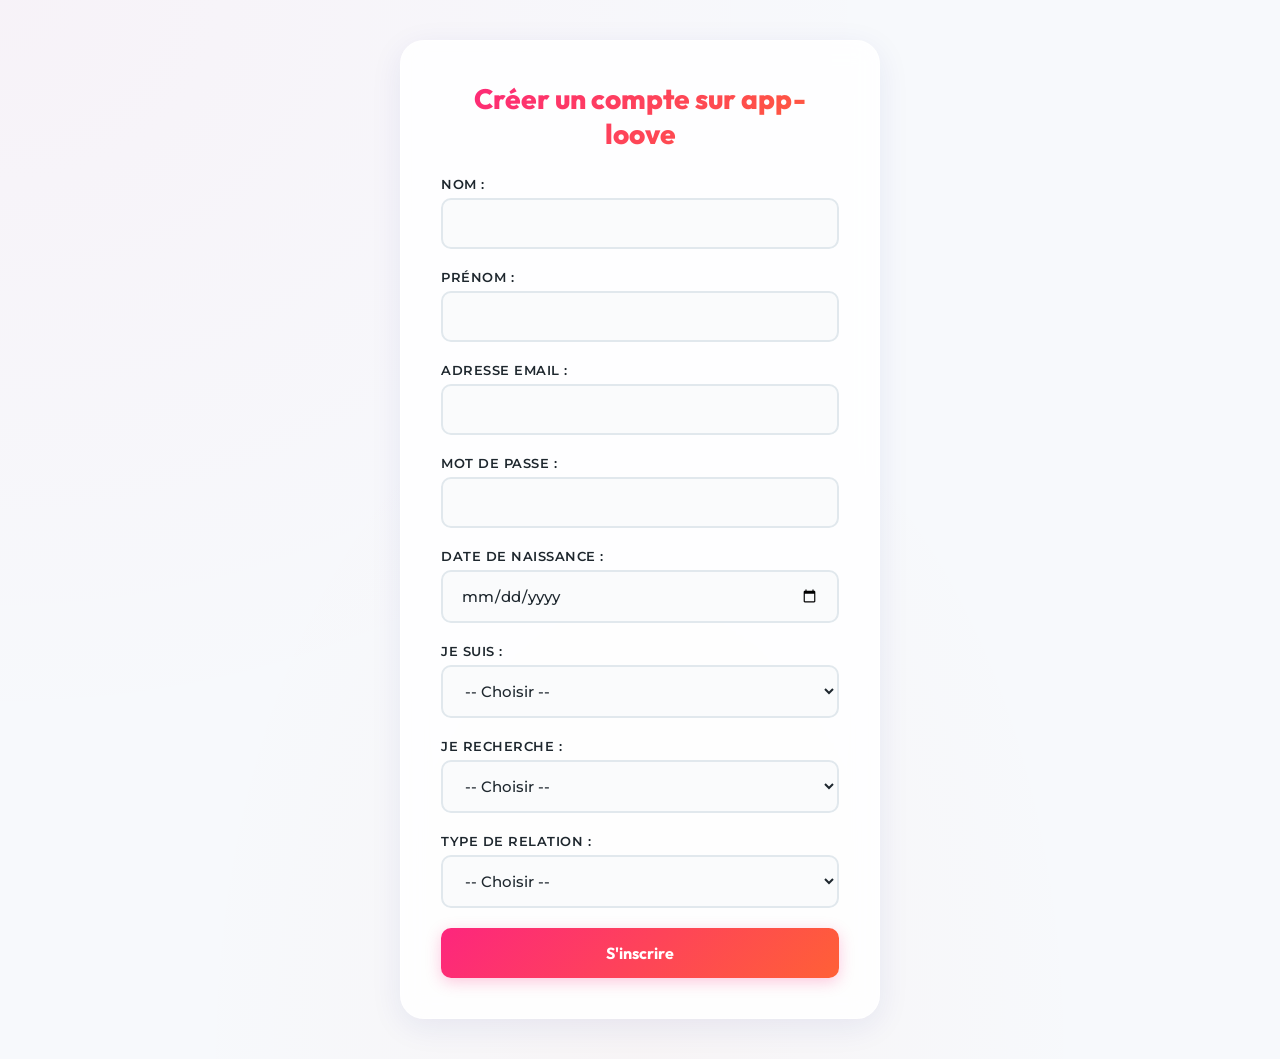
<file: frontend/public/index.html>
<!doctype html>
<html lang="fr">
  <head>
    <meta charset="UTF-8" />
    <meta name="viewport" content="width=device-width, initial-scale=1.0" />
    <title>app-loove - Inscription</title>
    <!-- On inclut notre script principal en tant que module pour pouvoir utiliser import/export -->
    <script type="module" src="../src/app.js" defer></script>
    <link rel="stylesheet" href="./css/style.css" />
  </head>
  <body>
    <main>
      <section id="register-section">
        <h1>Créer un compte sur app-loove</h1>

        <!-- Zone pour afficher les messages d'erreur ou de succès du serveur -->
        <div id="form-feedback" aria-live="politesting"></div>

        <form id="register-form">
          <div>
            <label for="lastname">Nom :</label>
            <input type="text" id="lastname" name="lastname" required />
          </div>

          <div>
            <label for="firstname">Prénom :</label>
            <input type="text" id="firstname" name="firstname" required />
          </div>

          <div>
            <label for="email">Adresse Email :</label>
            <input type="email" id="email" name="email" required />
          </div>

          <div>
            <label for="password">Mot de passe :</label>
            <input type="password" id="password" name="password" required />
          </div>

          <div>
            <label for="birthdate">Date de naissance :</label>
            <input type="date" id="birthdate" name="birthdate" required />
          </div>

          <div>
            <label for="gender">Je suis :</label>
            <select id="gender" name="gender" required>
              <option value="">-- Choisir --</option>
              <option value="male">Un homme</option>
              <option value="female">Une femme</option>
              <option value="other">Autre</option>
            </select>
          </div>

          <div>
            <label for="orientation">Je recherche :</label>
            <select id="orientation" name="orientation" required>
              <option value="">-- Choisir --</option>
              <option value="men">Des hommes</option>
              <option value="women">Des femmes</option>
              <option value="everyone">Tout le monde</option>
            </select>
          </div>

          <div>
            <label for="relationship_type">Type de relation :</label>
            <select id="relationship_type" name="relationship_type" required>
              <option value="">-- Choisir --</option>
              <option value="serious">Une relation sérieuse</option>
              <option value="friendship">De l'amitié</option>
              <option value="casual">Rencontre éphémère</option>
            </select>
          </div>

          <button type="submit">S'inscrire</button>
        </form>
      </section>

      <section id="verification-section" style="display: none;">
        <h1>Vérification de votre adresse Email</h1>
        <p style="text-align: center; color: #555; margin-bottom: 20px;">
          Un code de vérification à 6 chiffres a été généré et consigné dans le système.
        </p>
        <div id="demo-code-box" style="background: #eef9ff; border: 1px solid #b8e2f8; padding: 15px; border-radius: 8px; margin-bottom: 20px; text-align: center; font-weight: bold; color: #006699;"></div>
        
        <div id="verify-feedback" aria-live="polite"></div>

        <form id="verify-form">
          <input type="hidden" id="verify-email" name="email" />
          <div>
            <label for="verify-code">Code de vérification (6 chiffres) :</label>
            <input type="text" id="verify-code" name="code" placeholder="Ex: 123456" required maxlength="6" style="font-size: 20px; text-align: center; letter-spacing: 4px;" />
          </div>
          <button type="submit" style="margin-top: 15px;">Valider mon email</button>
        </form>
      </section>
    </main>
  </body>
</html>
</file>
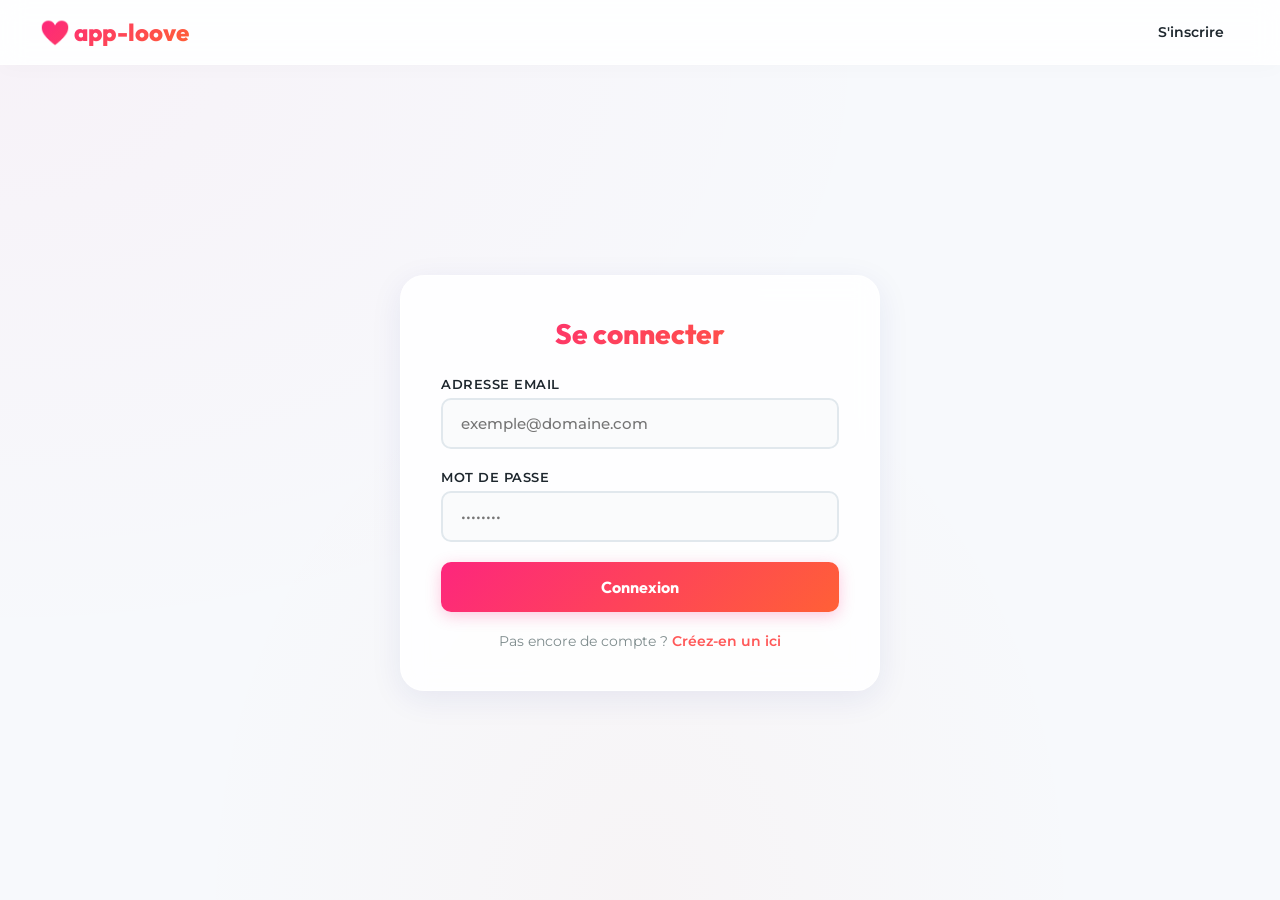
<file: frontend/public/login.html>
<!doctype html>
<html lang="fr">
  <head>
    <meta charset="UTF-8" />
    <meta name="viewport" content="width=device-width, initial-scale=1.0" />
    <title>app-loove - Connexion</title>
    <link rel="stylesheet" href="./css/style.css" />
    <script type="module" src="../src/app.js" defer></script>
  </head>
  <body>
    <header>
      <nav>
        <div class="logo">❤️ app-loove</div>
        <a href="./index.html">S'inscrire</a>
      </nav>
    </header>

    <main>
      <section id="login-section">
        <h1>Se connecter</h1>

        <div id="form-feedback" aria-live="polite"></div>

        <form id="login-form">
          <div>
            <label for="email">Adresse Email</label>
            <input
              type="email"
              id="email"
              name="email"
              placeholder="exemple@domaine.com"
              required
            />
          </div>

          <div>
            <label for="password">Mot de passe</label>
            <input
              type="password"
              id="password"
              name="password"
              placeholder="••••••••"
              required
            />
          </div>

          <button type="submit">Connexion</button>
          </form>
            <!-- Verification Section (initialement caché) -->
            <section id="verification-section" style="display:none; margin-top:20px;">
                <h2>Vérification de votre compte</h2>
                <div id="verify-feedback" aria-live="polite"></div>
                <form id="verify-form">
                    <div>
                        <label for="verify-email">Email</label>
                        <input type="email" id="verify-email" name="email" readonly />
                    </div>
                    <div>
                        <label for="verify-code">Code de vérification</label>
                        <input type="text" id="verify-code" name="code" placeholder="Code à 6 chiffres" required />
                    </div>
                    <button type="submit">Vérifier</button>
                </form>
            </section>

        <p style="margin-top: 20px; font-size: 14px; color: #7f8c8d">
          Pas encore de compte ?
          <a
            href="./index.html"
            style="color: #ff5858; text-decoration: none; font-weight: 600"
            >Créez-en un ici</a
          >
        </p>
      </section>
    </main>
  </body>
</html>
</file>
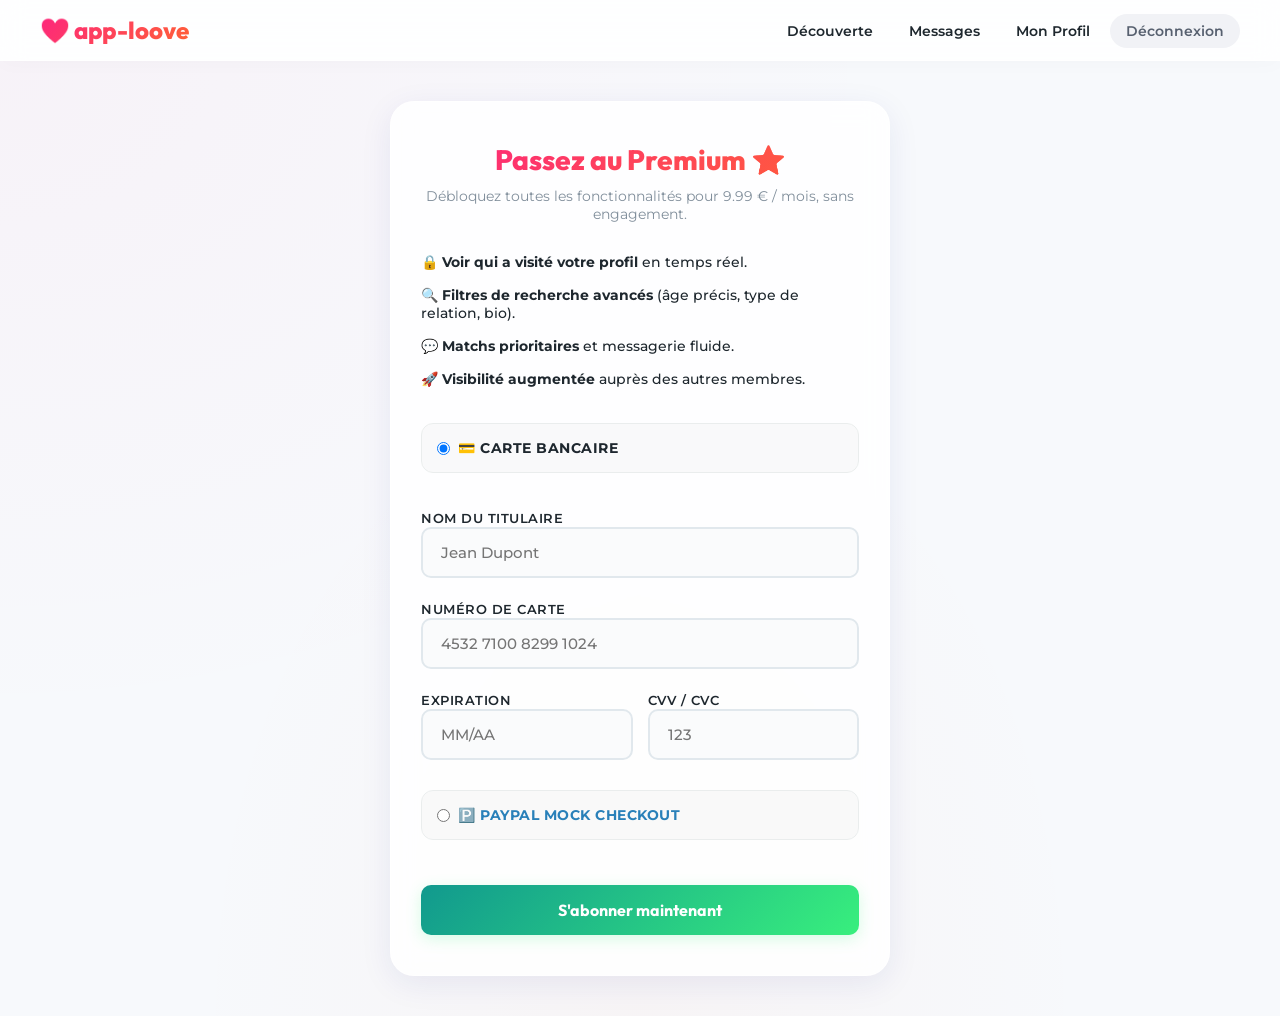
<file: frontend/public/premium.html>
<!doctype html>
<html lang="fr">
  <head>
    <meta charset="UTF-8" />
    <meta name="viewport" content="width=device-width, initial-scale=1.0" />
    <title>app-loove - Devenir Premium</title>
    <link rel="stylesheet" href="./css/style.css" />
    <script type="module" src="../src/app.js" defer></script>
  </head>
  <body>
    <header>
      <nav>
        <div class="logo">❤️ app-loove</div>
        <div>
          <a href="./dashboard.html">Découverte</a>
          <a href="./messages.html">Messages</a>
          <a href="./profile.html">Mon Profil</a>
          <a href="./login.html" id="logout-btn">Déconnexion</a>
        </div>
      </nav>
    </header>

    <main>
      <section id="premium-checkout-section" style="max-width: 500px; padding: 40px 30px;">
        <h1 style="margin-bottom: 10px;">Passez au Premium ⭐</h1>
        <p style="color: var(--color-text-muted); font-size: 14px; margin-bottom: 30px;">Débloquez toutes les fonctionnalités pour 9.99 € / mois, sans engagement.</p>

        <!-- Liste des avantages -->
        <ul style="text-align: left; list-style: none; padding: 0; margin-bottom: 35px; display: grid; gap: 15px; font-size: 14px; color: var(--color-text-dark); font-weight: 500;">
          <li>🔒 <strong>Voir qui a visité votre profil</strong> en temps réel.</li>
          <li>🔍 <strong>Filtres de recherche avancés</strong> (âge précis, type de relation, bio).</li>
          <li>💬 <strong>Matchs prioritaires</strong> et messagerie fluide.</li>
          <li>🚀 <strong>Visibilité augmentée</strong> auprès des autres membres.</li>
        </ul>

        <div id="form-feedback" aria-live="polite" style="margin-bottom: 20px;"></div>

        <form id="premium-payment-form">
          <div style="background: rgba(0,0,0,0.02); padding: 15px; border-radius: 12px; border: 1px solid var(--color-border); margin-bottom: 15px;">
            <label style="font-weight: 700; font-size: 14px; display: flex; align-items: center; gap: 8px;">
              <input type="radio" name="payment_method" value="card" checked style="width: auto; margin: 0;" />
              💳 Carte Bancaire
            </label>
          </div>

          <div id="card-inputs">
            <div>
              <label for="card-holder">Nom du titulaire</label>
              <input type="text" id="card-holder" placeholder="Jean Dupont" required />
            </div>

            <div style="margin-top: 15px;">
              <label for="card-number">Numéro de carte</label>
              <input type="text" id="card-number" placeholder="4532 7100 8299 1024" maxlength="19" required />
            </div>

            <div style="display: grid; grid-template-columns: 1fr 1fr; gap: 15px; margin-top: 15px;">
              <div>
                <label for="card-expiry">Expiration</label>
                <input type="text" id="card-expiry" placeholder="MM/AA" maxlength="5" required />
              </div>
              <div>
                <label for="card-cvc">CVV / CVC</label>
                <input type="text" id="card-cvc" placeholder="123" maxlength="3" required />
              </div>
            </div>
          </div>

          <div style="background: rgba(0,0,0,0.02); padding: 15px; border-radius: 12px; border: 1px solid var(--color-border); margin-top: 10px; margin-bottom: 25px;">
            <label style="font-weight: 700; font-size: 14px; display: flex; align-items: center; gap: 8px; color: #2980b9;">
              <input type="radio" name="payment_method" value="paypal" style="width: auto; margin: 0;" />
              🅿️ PayPal Mock Checkout
            </label>
          </div>

          <button type="submit" id="btn-pay" style="background: var(--gradient-secondary); box-shadow: 0 4px 15px rgba(56, 239, 125, 0.2);">S'abonner maintenant</button>
        </form>
      </section>
    </main>

    <!-- Barre de Navigation Mobile fixed-bottom -->
    <div class="mobile-nav">
      <a href="./dashboard.html" class="mobile-nav-item">
        <span class="nav-icon">❤️</span>
        <span class="nav-text">Découverte</span>
      </a>
      <a href="./messages.html" class="mobile-nav-item">
        <span class="nav-icon">💬</span>
        <span class="nav-text">Messages</span>
      </a>
      <a href="./profile.html" class="mobile-nav-item">
        <span class="nav-icon">👤</span>
        <span class="nav-text">Profil</span>
      </a>
    </div>
  </body>
</html>
</file>
<file: frontend/public/css/style.css>
/* @import url de Google Fonts pour Outfit et Montserrat */
@import url('https://fonts.googleapis.com/css2?family=Montserrat:wght@400;600;700&family=Outfit:wght@300;400;600;800&display=swap');

/* --- Variables de Design --- */
:root {
  --font-title: 'Outfit', sans-serif;
  --font-body: 'Montserrat', sans-serif;
  
  /* Palette de couleurs Premium */
  --gradient-primary: linear-gradient(135deg, #fd267d 0%, #ff6036 100%);
  --gradient-secondary: linear-gradient(135deg, #11998e 0%, #38ef7d 100%);
  --gradient-dark: linear-gradient(135deg, #0f2027 0%, #203a43 50%, #2c5364 100%);
  
  --color-bg-light: #f7f9fc;
  --color-text-dark: #1e272e;
  --color-text-muted: #808e9b;
  --color-border: #eaeded;
  
  /* Glassmorphism values */
  --glass-bg: rgba(255, 255, 255, 0.85);
  --glass-border: rgba(255, 255, 255, 0.4);
  --glass-shadow: 0 8px 32px 0 rgba(31, 38, 135, 0.08);
  
  --radius-lg: 24px;
  --radius-md: 16px;
  --radius-sm: 10px;
  
  --transition-smooth: all 0.3s cubic-bezier(0.25, 0.8, 0.25, 1);
}

/* --- Reset & Base --- */
* {
  margin: 0;
  padding: 0;
  box-sizing: border-box;
  font-family: var(--font-body);
}

body {
  background-color: var(--color-bg-light);
  color: var(--color-text-dark);
  min-height: 100vh;
  display: flex;
  flex-direction: column;
  overflow-x: hidden;
}

/* --- Navigation Premium --- */
header {
  background: var(--glass-bg);
  backdrop-filter: blur(12px);
  -webkit-backdrop-filter: blur(12px);
  border-bottom: 1px solid var(--glass-border);
  padding: 15px 40px;
  position: sticky;
  top: 0;
  z-index: 100;
  box-shadow: 0 4px 20px rgba(0, 0, 0, 0.02);
}

nav {
  max-width: 1200px;
  margin: 0 auto;
  display: flex;
  justify-content: space-between;
  align-items: center;
}

.logo {
  font-family: var(--font-title);
  font-weight: 800;
  font-size: 24px;
  background: var(--gradient-primary);
  -webkit-background-clip: text;
  -webkit-text-fill-color: transparent;
  display: flex;
  align-items: center;
  gap: 8px;
  text-decoration: none;
}

nav a {
  color: var(--color-text-dark);
  text-decoration: none;
  font-weight: 600;
  font-size: 14px;
  padding: 8px 16px;
  border-radius: 20px;
  transition: var(--transition-smooth);
}

nav a:hover:not(#logout-btn) {
  background: rgba(253, 38, 125, 0.08);
  color: #fd267d;
}

#logout-btn {
  background: #f1f2f6;
  color: #57606f;
}

#logout-btn:hover {
  background: #ffeef2;
  color: #ff4757;
}

/* --- Conteneur Principal --- */
main {
  flex: 1;
  display: flex;
  justify-content: center;
  align-items: center;
  padding: 40px 20px;
  background-image: radial-gradient(at 0% 0%, rgba(253, 38, 125, 0.03) 0, transparent 50%),
                    radial-gradient(at 50% 100%, rgba(255, 96, 54, 0.03) 0, transparent 50%);
}

/* --- Sections & Cartes --- */
section {
  background: var(--glass-bg);
  backdrop-filter: blur(12px);
  -webkit-backdrop-filter: blur(12px);
  padding: 40px;
  border-radius: var(--radius-lg);
  border: 1px solid var(--glass-border);
  box-shadow: var(--glass-shadow);
  width: 100%;
  max-width: 480px;
  text-align: center;
  transition: var(--transition-smooth);
}

h1 {
  font-family: var(--font-title);
  font-size: 28px;
  font-weight: 800;
  margin-bottom: 25px;
  background: var(--gradient-primary);
  -webkit-background-clip: text;
  -webkit-text-fill-color: transparent;
}

h2 {
  font-family: var(--font-title);
  font-size: 20px;
  font-weight: 600;
  margin-bottom: 15px;
  color: var(--color-text-dark);
}

/* --- Formulaires & Inputs --- */
form {
  display: flex;
  flex-direction: column;
  gap: 20px;
  text-align: left;
}

form > div {
  display: flex;
  flex-direction: column;
  gap: 6px;
}

label {
  font-size: 13px;
  font-weight: 600;
  color: var(--color-text-dark);
  text-transform: uppercase;
  letter-spacing: 0.5px;
}

input,
select,
textarea {
  width: 100%;
  padding: 14px 18px;
  border: 2px solid #e1e8ed;
  border-radius: var(--radius-sm);
  font-size: 15px;
  font-weight: 500;
  background-color: #fafbfc;
  color: var(--color-text-dark);
  transition: var(--transition-smooth);
}

input:focus,
select:focus,
textarea:focus {
  outline: none;
  border-color: #ff6036;
  background-color: #fff;
  box-shadow: 0 0 0 4px rgba(255, 96, 54, 0.1);
}

/* --- Boutons --- */
button {
  width: 100%;
  padding: 15px;
  border: none;
  border-radius: var(--radius-sm);
  font-family: var(--font-title);
  font-size: 16px;
  font-weight: 700;
  color: #ffffff;
  background: var(--gradient-primary);
  cursor: pointer;
  box-shadow: 0 4px 15px rgba(253, 38, 125, 0.25);
  transition: var(--transition-smooth);
}

button:hover {
  transform: translateY(-2px);
  box-shadow: 0 6px 20px rgba(253, 38, 125, 0.35);
}

button:active {
  transform: translateY(0);
}

.btn-delete {
  background: #ff4757 !important;
  box-shadow: 0 4px 15px rgba(255, 71, 87, 0.25) !important;
}

.btn-delete:hover {
  background: #ff2a3a !important;
  box-shadow: 0 6px 20px rgba(255, 71, 87, 0.35) !important;
}

#chat-back-btn {
  background: #f1f2f6 !important;
  color: #57606f !important;
  box-shadow: none !important;
}

#chat-back-btn:hover {
  background: #e1e2e6 !important;
}


/* --- Feedbacks --- */
#form-feedback,
#geo-status,
#photo-feedback {
  padding: 14px;
  border-radius: var(--radius-sm);
  font-size: 14px;
  font-weight: 600;
  margin-bottom: 20px;
  display: none;
  text-align: center;
  border: 1px solid transparent;
  animation: fadeIn 0.3s ease;
}

#form-feedback:not(:empty),
#geo-status:not(:empty),
#photo-feedback:not(:empty) {
  display: block;
}

/* Styles pour types de feedbacks */
.feedback-success {
  background-color: #e8f8f5;
  color: #27ae60;
  border-color: #a3e4d7;
}

.feedback-error {
  background-color: #fdedec;
  color: #c0392b;
  border-color: #f5b7b1;
}

.feedback-info {
  background-color: #ebf5fb;
  color: #2980b9;
  border-color: #aed6f1;
}

/* --- Dashboard & Cartes Profils --- */
#dashboard-section {
  max-width: 440px;
  padding: 30px;
}

#geo-btn {
  background: #2f3542;
  box-shadow: 0 4px 12px rgba(47, 53, 66, 0.2);
  margin-bottom: 10px;
  font-size: 14px;
}

#geo-btn:hover {
  background: #1e222b;
  box-shadow: 0 6px 15px rgba(47, 53, 66, 0.3);
}

#manual-location {
  background: rgba(0, 0, 0, 0.02);
  border-radius: var(--radius-md);
  padding: 20px;
  margin-top: 20px;
  border: 1px dashed rgba(0, 0, 0, 0.08);
}

#profile-card {
  background: #ffffff;
  border-radius: var(--radius-lg) !important;
  box-shadow: 0 15px 40px rgba(0, 0, 0, 0.08);
  padding: 0 !important;
  overflow: hidden;
  border: 1px solid #f1f2f6 !important;
  margin-top: 25px;
  text-align: left;
  position: relative;
  transition: transform 0.5s cubic-bezier(0.175, 0.885, 0.32, 1.275), opacity 0.5s;
}

#profile-avatar-placeholder {
  height: 250px;
  background: var(--gradient-primary);
  display: flex;
  align-items: center;
  justify-content: center;
  color: white;
  font-size: 80px;
  user-select: none;
}

#profile-photo {
  width: 100%;
  height: 250px;
  object-fit: cover;
  display: block;
}

.profile-content {
  padding: 30px 25px 25px 25px;
  background: linear-gradient(to bottom, transparent 0%, rgba(255,255,255,1) 5%);
}

#profile-name {
  font-family: var(--font-title);
  font-size: 24px;
  font-weight: 800;
  color: var(--color-text-dark);
  margin-bottom: 8px;
  display: flex;
  justify-content: space-between;
  align-items: center;
}

#profile-distance {
  font-size: 12px;
  font-weight: 700;
  color: #fd267d;
  background: #ffeef2;
  display: inline-block;
  padding: 6px 12px;
  border-radius: 30px;
  margin-bottom: 15px;
}

#profile-bio {
  font-size: 14px;
  color: #57606f;
  margin-bottom: 25px;
  line-height: 1.6;
}

.actions {
  display: grid;
  grid-template-columns: 1fr 1fr;
  gap: 15px;
}

#pass-btn {
  background: #ffffff;
  color: #ff4757;
  border: 2px solid #ff4757;
  box-shadow: 0 4px 12px rgba(255, 71, 87, 0.1);
}

#pass-btn:hover {
  background: #ff4757;
  color: #ffffff;
  box-shadow: 0 6px 20px rgba(255, 71, 87, 0.25);
}

#like-btn {
  background: var(--gradient-secondary);
  box-shadow: 0 4px 15px rgba(56, 239, 125, 0.2);
}

#like-btn:hover {
  box-shadow: 0 6px 20px rgba(56, 239, 125, 0.35);
}

/* --- Animations de Swiping --- */
.swipe-left {
  transform: translateX(-150%) rotate(-20deg) !important;
  opacity: 0;
}

.swipe-right {
  transform: translateX(150%) rotate(20deg) !important;
  opacity: 0;
}

/* --- Grille Photo Tinder 3x2 --- */
#profile-section {
  max-width: 550px;
}

.tinder-grid {
  display: grid;
  grid-template-columns: repeat(3, 1fr);
  grid-template-rows: repeat(3, 120px);
  gap: 10px;
  margin: 25px 0;
  width: 100%;
}

.tinder-slot {
  background: #f1f2f6;
  border: 2px dashed #ccd6dd;
  border-radius: var(--radius-md);
  position: relative;
  overflow: hidden;
  display: flex;
  align-items: center;
  justify-content: center;
  transition: var(--transition-smooth);
  cursor: pointer;
}

.tinder-slot:first-child {
  grid-column: span 2;
  grid-row: span 2;
}

.tinder-slot:hover {
  border-color: #fd267d;
  background: #ffeef2;
}

.tinder-slot.filled {
  border: 2px solid var(--color-border);
  cursor: default;
}

.tinder-slot.filled:hover {
  background: #ffffff;
}

.tinder-slot img {
  width: 100%;
  height: 100%;
  object-fit: cover;
  transition: var(--transition-smooth);
}

.slot-add-btn {
  font-size: 32px;
  color: #a4b0be;
  font-weight: 300;
  user-select: none;
}

.slot-delete-btn {
  position: absolute;
  bottom: 8px;
  right: 8px;
  background: #ff4757;
  color: white;
  border: none;
  border-radius: 50%;
  width: 28px;
  height: 28px;
  display: flex;
  align-items: center;
  justify-content: center;
  cursor: pointer;
  font-size: 13px;
  font-weight: bold;
  box-shadow: 0 2px 6px rgba(0,0,0,0.15);
  transition: var(--transition-smooth);
  z-index: 5;
  padding: 0;
}

.slot-delete-btn:hover {
  transform: scale(1.15);
  background: #ff2a3a;
}

.slot-main-btn {
  position: absolute;
  bottom: 8px;
  left: 8px;
  background: var(--gradient-secondary);
  color: white;
  border: none;
  border-radius: 50%;
  width: 28px;
  height: 28px;
  display: flex;
  align-items: center;
  justify-content: center;
  cursor: pointer;
  font-size: 13px;
  box-shadow: 0 2px 6px rgba(0,0,0,0.15);
  transition: var(--transition-smooth);
  z-index: 5;
  padding: 0;
}

.slot-main-btn:hover {
  transform: scale(1.15);
}

.slot-badge-main {
  position: absolute;
  top: 8px;
  left: 8px;
  background: var(--gradient-primary);
  color: white;
  font-size: 10px;
  font-weight: 700;
  padding: 4px 8px;
  border-radius: 12px;
  box-shadow: 0 2px 6px rgba(0,0,0,0.15);
  z-index: 5;
}

/* --- Messagerie Premium --- */
#messages-section {
  max-width: 1100px;
  height: calc(100vh - 160px);
  min-height: 550px;
  padding: 0 !important;
  display: flex;
  overflow: hidden;
  background: rgba(255, 255, 255, 0.9);
}

.inbox-panel {
  width: 320px;
  border-right: 1px solid var(--color-border);
  display: flex;
  flex-direction: column;
  background: #ffffff;
  padding: 25px 0;
}

.inbox-panel h1 {
  padding: 0 25px 20px 25px;
  border-bottom: 1px solid var(--color-border);
  font-size: 22px;
  text-align: left;
}

#inbox-list {
  flex: 1;
  overflow-y: auto;
  display: flex;
  flex-direction: column;
  padding: 10px 0;
}

.conversation-item {
  width: 100%;
  background: none;
  border: none;
  box-shadow: none !important;
  border-radius: 0;
  display: flex;
  align-items: center;
  gap: 15px;
  padding: 15px 25px;
  cursor: pointer;
  transition: var(--transition-smooth);
  text-align: left;
  border-left: 3px solid transparent;
}

.conversation-item:hover {
  background: #f8f9fa;
  transform: none;
}

.conversation-item.active {
  background: #fff0f3;
  border-left-color: #fd267d;
}

.conversation-avatar {
  width: 50px;
  height: 50px;
  border-radius: 50%;
  object-fit: cover;
  background: #ffeef2;
  border: 1px solid var(--color-border);
}

.conversation-details {
  flex: 1;
  display: flex;
  flex-direction: column;
  gap: 4px;
}

.conversation-name {
  font-weight: 700;
  font-size: 15px;
  color: var(--color-text-dark);
}

.conversation-meta {
  display: flex;
  justify-content: space-between;
  align-items: center;
}

.unread-indicator {
  width: 10px;
  height: 10px;
  border-radius: 50%;
  background-color: #ff4757;
  display: inline-block;
  box-shadow: 0 0 8px rgba(255, 71, 87, 0.6);
}

.chat-panel {
  flex: 1;
  display: flex;
  flex-direction: column;
  background: #fafbfc;
  padding: 25px;
}

#conversation-title {
  font-family: var(--font-title);
  font-size: 20px;
  font-weight: 800;
  border-bottom: 1px solid var(--color-border);
  padding-bottom: 15px;
  text-align: left;
  margin-bottom: 0px;
  background: var(--gradient-primary);
  -webkit-background-clip: text;
  -webkit-text-fill-color: transparent;
}

#conversation-messages {
  flex: 1;
  overflow-y: auto;
  padding: 20px 0;
  display: flex;
  flex-direction: column;
  gap: 15px;
}

.message-sent,
.message-received {
  max-width: 65%;
  padding: 14px 20px;
  border-radius: 20px;
  font-size: 14px;
  line-height: 1.5;
  font-weight: 500;
  word-wrap: break-word;
  animation: fadeIn 0.25s ease-out;
}

.message-sent {
  background: var(--gradient-primary);
  color: white;
  align-self: flex-end;
  border-bottom-right-radius: 4px;
  box-shadow: 0 4px 12px rgba(253, 38, 125, 0.15);
}

.message-received {
  background: #ffffff;
  color: var(--color-text-dark);
  align-self: flex-start;
  border-bottom-left-radius: 4px;
  box-shadow: 0 2px 10px rgba(0,0,0,0.03);
  border: 1px solid var(--color-border);
}

#message-form {
  border-top: 1px solid var(--color-border);
  padding-top: 20px;
  display: flex;
  gap: 12px;
}

#message-input {
  flex: 1;
  resize: none;
  padding: 14px 20px;
  border-radius: 30px;
  border: 1px solid var(--color-border);
}

#message-form button {
  width: auto;
  padding: 14px 28px;
  border-radius: 30px;
}

/* --- Modal de Match Interactif --- */
.match-modal-overlay {
  position: fixed;
  top: 0;
  left: 0;
  width: 100vw;
  height: 100vh;
  background: rgba(15, 32, 39, 0.95);
  backdrop-filter: blur(15px);
  -webkit-backdrop-filter: blur(15px);
  z-index: 1000;
  display: flex;
  justify-content: center;
  align-items: center;
  opacity: 0;
  pointer-events: none;
  transition: opacity 0.4s ease;
}

.match-modal-overlay.active {
  opacity: 1;
  pointer-events: auto;
}

.match-modal-container {
  width: 90%;
  max-width: 450px;
  text-align: center;
  color: white;
  transform: scale(0.8);
  transition: transform 0.5s cubic-bezier(0.175, 0.885, 0.32, 1.275);
}

.match-modal-overlay.active .match-modal-container {
  transform: scale(1);
}

.match-modal-title {
  font-family: var(--font-title);
  font-size: 42px;
  font-weight: 800;
  background: linear-gradient(135deg, #ff007f 0%, #ff7f00 100%);
  -webkit-background-clip: text;
  -webkit-text-fill-color: transparent;
  margin-bottom: 10px;
  animation: pulse 1.5s infinite;
}

.match-modal-subtitle {
  font-size: 16px;
  margin-bottom: 40px;
  color: #f1f2f6;
}

.match-avatars-wrapper {
  display: flex;
  justify-content: center;
  align-items: center;
  gap: 20px;
  margin-bottom: 40px;
  position: relative;
}

.match-avatar-circle {
  width: 130px;
  height: 130px;
  border-radius: 50%;
  border: 4px solid #ffffff;
  object-fit: cover;
  box-shadow: 0 8px 24px rgba(0,0,0,0.3);
  background: #2f3542;
  transition: var(--transition-smooth);
}

.match-avatar-me {
  transform: rotate(-6deg);
  animation: floatLeft 3s ease-in-out infinite;
}

.match-avatar-partner {
  transform: rotate(6deg);
  animation: floatRight 3s ease-in-out infinite;
}

.match-heart-divider {
  font-size: 40px;
  color: #ff4757;
  animation: beat 1s infinite alternate;
  z-index: 10;
  text-shadow: 0 0 15px rgba(255, 71, 87, 0.5);
}

.match-modal-buttons {
  display: flex;
  flex-direction: column;
  gap: 15px;
  padding: 0 20px;
}

.btn-modal-chat {
  background: var(--gradient-primary);
  box-shadow: 0 4px 15px rgba(253, 38, 125, 0.4);
}

.btn-modal-keep {
  background: transparent;
  border: 2px solid rgba(255, 255, 255, 0.4);
  color: white;
  box-shadow: none;
}

.btn-modal-keep:hover {
  background: rgba(255, 255, 255, 0.1);
  border-color: white;
  box-shadow: none;
}

/* --- Animations CSS --- */
@keyframes fadeIn {
  from { opacity: 0; transform: translateY(10px); }
  to { opacity: 1; transform: translateY(0); }
}

@keyframes pulse {
  0% { transform: scale(1); }
  50% { transform: scale(1.05); }
  100% { transform: scale(1); }
}

@keyframes beat {
  to { transform: scale(1.2); }
}

@keyframes floatLeft {
  0%, 100% { transform: translateY(0) rotate(-6deg); }
  50% { transform: translateY(-8px) rotate(-4deg); }
}

@keyframes floatRight {
  0%, 100% { transform: translateY(0) rotate(6deg); }
  50% { transform: translateY(-8px) rotate(8deg); }
}

/* --- Barre de navigation mobile fixed-bottom --- */
.mobile-nav {
  display: none;
  position: fixed;
  bottom: 0;
  left: 0;
  width: 100%;
  height: 65px;
  background: rgba(255, 255, 255, 0.95);
  backdrop-filter: blur(10px);
  -webkit-backdrop-filter: blur(10px);
  border-top: 1px solid var(--color-border);
  justify-content: space-around;
  align-items: center;
  z-index: 1000;
  box-shadow: 0 -4px 15px rgba(0,0,0,0.04);
}

.mobile-nav-item {
  display: flex;
  flex-direction: column;
  align-items: center;
  justify-content: center;
  text-decoration: none;
  color: var(--color-text-muted);
  font-size: 11px;
  font-weight: 600;
  flex: 1;
  height: 100%;
  transition: var(--transition-smooth);
}

.mobile-nav-item .nav-icon {
  font-size: 20px;
  margin-bottom: 2px;
  transition: var(--transition-smooth);
}

.mobile-nav-item.active {
  color: #fd267d;
}

.mobile-nav-item.active .nav-icon {
  transform: scale(1.15);
}

/* --- Media Queries --- */
@media (max-width: 768px) {
  header {
    display: none !important; /* On masque le header du haut sur mobile */
  }

  #profile-avatar-placeholder,
  #profile-photo {
    height: 210px !important;
  }

  #mobile-logout-btn {
    display: block !important; /* On affiche le bouton de déconnexion rouge sur mobile */
  }

  .mobile-nav {
    display: flex !important; /* On affiche la barre du bas sur mobile */
  }
  
  main {
    padding: 20px 15px 90px 15px !important; /* Padding en bas pour libérer l'espace de la barre mobile */
  }

  section {
    padding: 25px 20px;
    border-radius: var(--radius-md);
  }

  #messages-section {
    flex-direction: column;
    height: calc(100vh - 160px) !important;
    min-height: 450px !important;
  }

  /* Si le chat n'est pas ouvert : on montre l'inbox, on cache le chat */
  #messages-section:not(.chat-open) .inbox-panel {
    display: flex !important;
    width: 100% !important;
    height: 100% !important;
    max-height: none !important;
    border-right: none;
  }

  #messages-section:not(.chat-open) .chat-panel {
    display: none !important;
  }

  /* Si le chat est ouvert : on cache l'inbox, on montre le chat */
  #messages-section.chat-open .inbox-panel {
    display: none !important;
  }

  #messages-section.chat-open .chat-panel {
    display: flex !important;
    width: 100% !important;
    height: 100% !important;
    min-height: auto !important;
    padding: 15px;
  }

  #messages-section.chat-open #chat-back-btn {
    display: inline-block !important;
  }

  .inbox-panel h1 {
    padding: 0 20px 10px 20px;
    font-size: 18px;
  }
  
  .message-sent, .message-received {
    max-width: 85%;
  }

  .actions {
    grid-template-columns: 1fr;
  }
}

/* --- Espace Admin Styling --- */
.stat-card {
  transition: var(--transition-smooth) !important;
}
.stat-card:hover {
  transform: translateY(-5px);
  box-shadow: 0 10px 25px rgba(0,0,0,0.07) !important;
}
.admin-tab {
  transition: var(--transition-smooth) !important;
}
.admin-tab:hover {
  color: #fd267d !important;
}
.admin-tab.active {
  color: #fd267d !important;
  border-bottom: 3px solid #fd267d !important;
}
tbody tr {
  transition: var(--transition-smooth);
}
tbody tr:hover {
  background-color: #fafbfc;
}
input[type="number"]::-webkit-inner-spin-button, 
input[type="number"]::-webkit-outer-spin-button { 
  -webkit-appearance: none; 
  margin: 0; 
}
</file>
